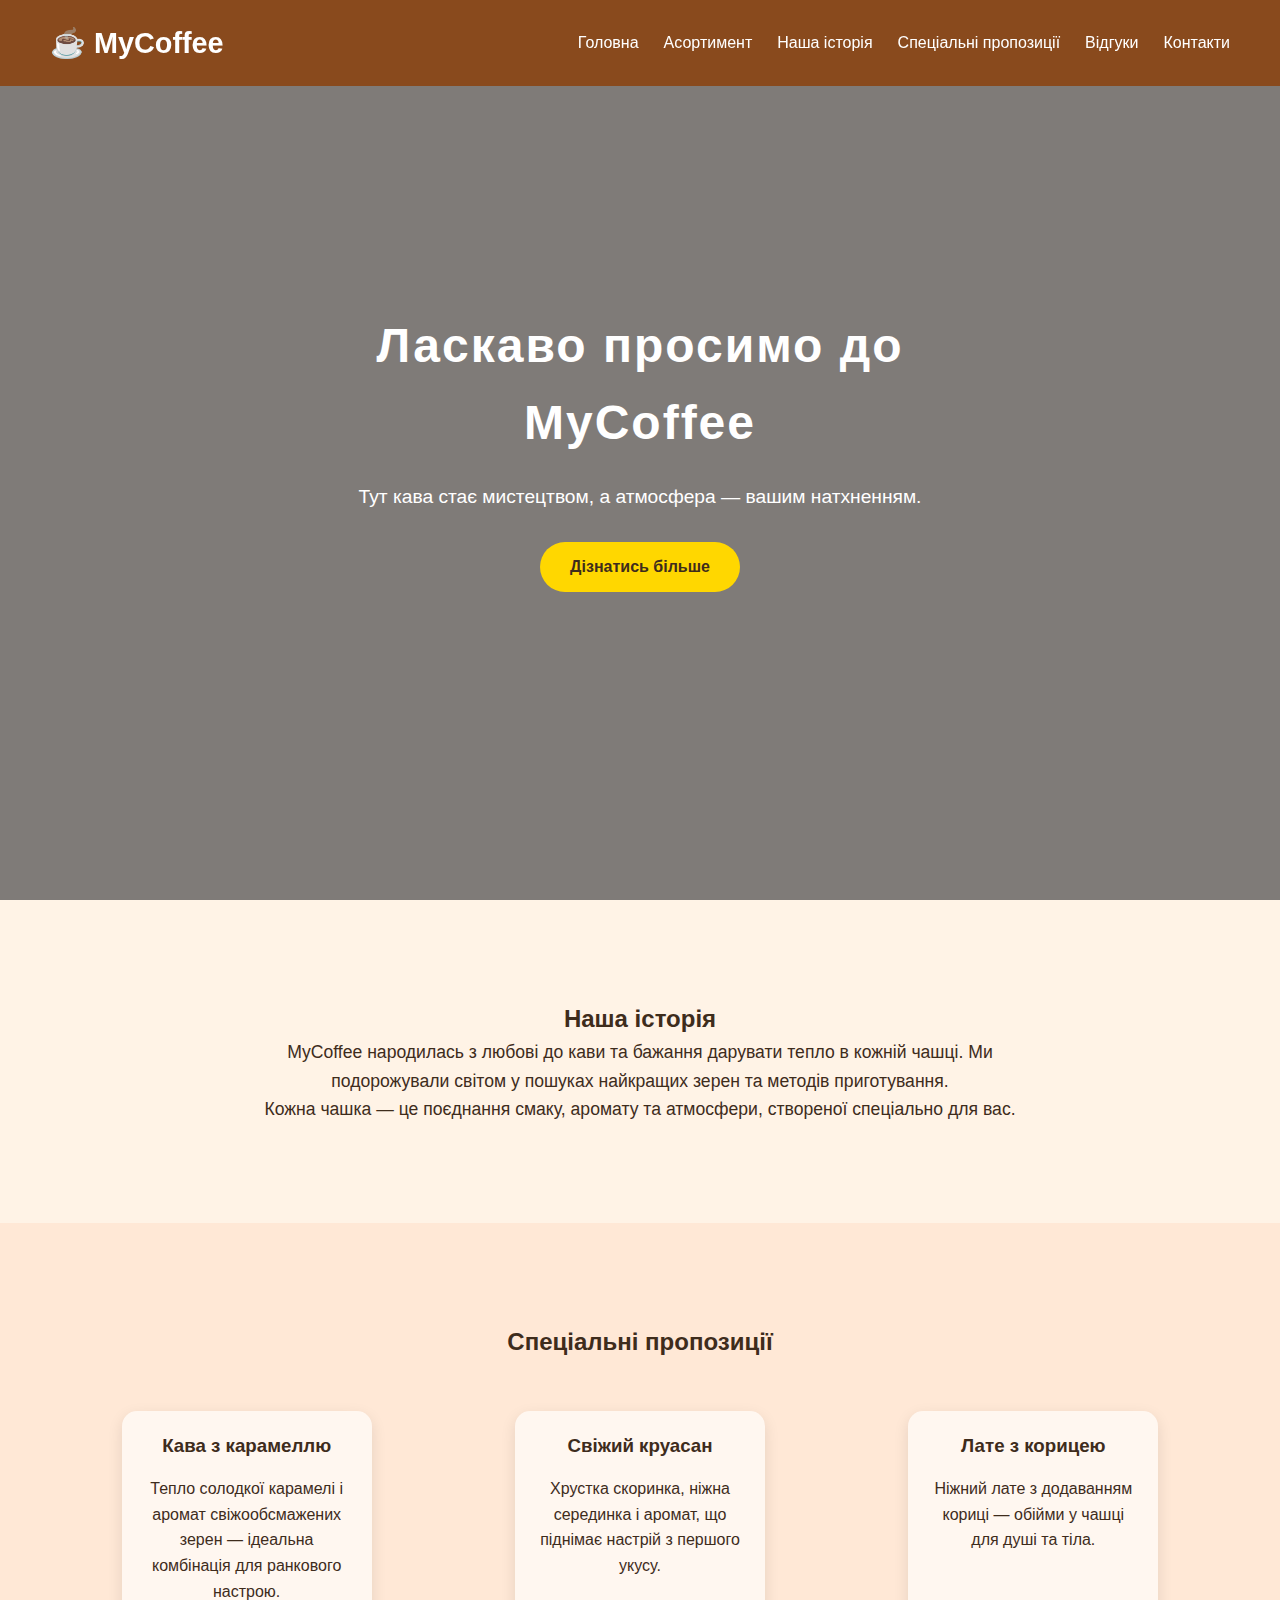
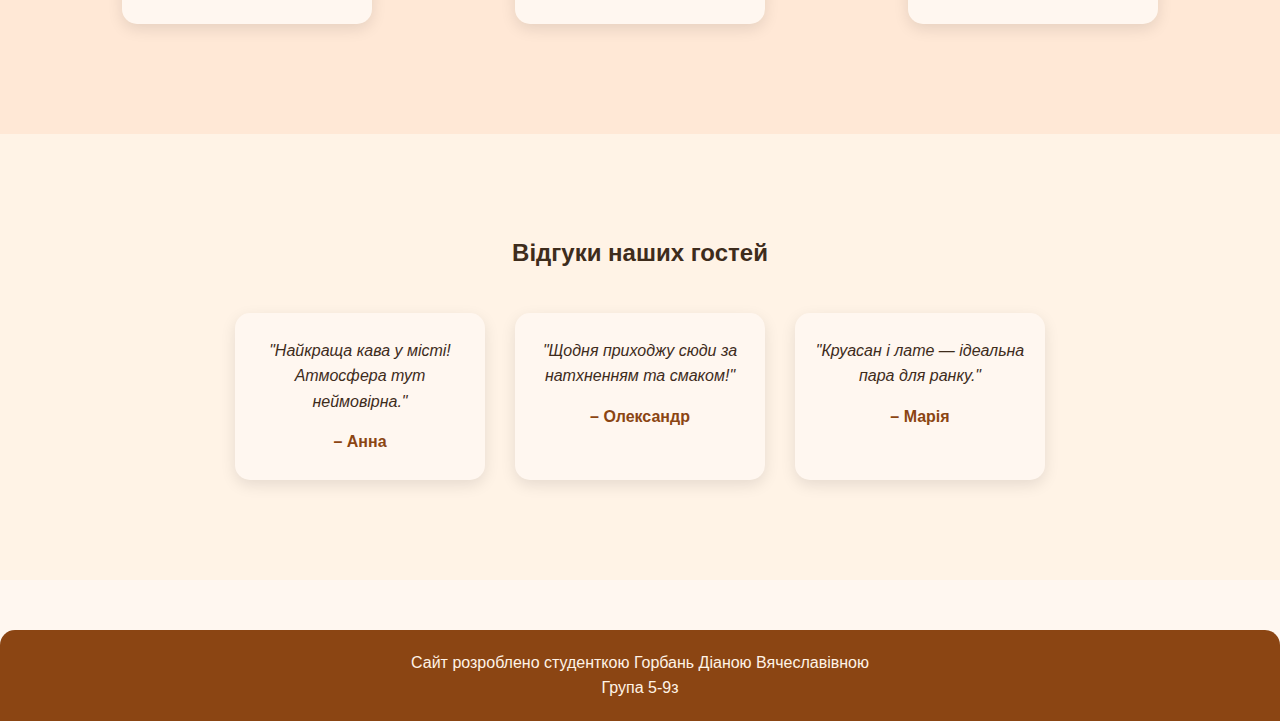
<file: index.html>
<!DOCTYPE html>
<html lang="uk">
<head>
<meta charset="UTF-8">
<meta name="viewport" content="width=device-width, initial-scale=1.0">
<title>MyCoffee – Головна</title>
<link rel="stylesheet" href="css/style.css">
</head>
<body>

<header>
    <div class="logo">☕ MyCoffee</div>

    <div class="burger" id="burger">
        <span></span>
        <span></span>
        <span></span>
    </div>

    <nav>
        <ul class="nav-menu">
            <li><a href="#home">Головна</a></li>
            <li><a href="asortiment.html" class="highlight">Асортимент</a></li>
            <li><a href="#story">Наша історія</a></li>
            <li><a href="#specials">Спеціальні пропозиції</a></li>
            <li><a href="#reviews">Відгуки</a></li>
            <li><a href="#contact">Контакти</a></li>
        </ul>
    </nav>
</header>

<!-- Hero Section -->
<section id="home" class="hero">
    <div class="hero-content">
        <h1>Ласкаво просимо до MyCoffee</h1>
        <p>Тут кава стає мистецтвом, а атмосфера — вашим натхненням.</p>
        <a href="#story" class="btn">Дізнатись більше</a>
    </div>
</section>

<!-- Story Section -->
<section id="story" class="story">
    <h2>Наша історія</h2>
    <div class="story-block">
        <p>MyCoffee народилась з любові до кави та бажання дарувати тепло в кожній чашці. Ми подорожували світом у пошуках найкращих зерен та методів приготування.</p>
        <p>Кожна чашка — це поєднання смаку, аромату та атмосфери, створеної спеціально для вас.</p>
    </div>
</section>

<!-- Specials Section -->
<section id="specials" class="specials">
    <h2>Спеціальні пропозиції</h2>
    <div class="specials-container">
        <div class="special-card">
            <h3>Кава з карамеллю</h3>
            <p>Тепло солодкої карамелі і аромат свіжообсмажених зерен — ідеальна комбінація для ранкового настрою.</p>
        </div>
        <div class="special-card">
            <h3>Свіжий круасан</h3>
            <p>Хрустка скоринка, ніжна серединка і аромат, що піднімає настрій з першого укусу.</p>
        </div>
        <div class="special-card">
            <h3>Лате з корицею</h3>
            <p>Ніжний лате з додаванням кориці — обійми у чашці для душі та тіла.</p>
        </div>
    </div>
</section>



<!-- Reviews Section -->
<section id="reviews" class="reviews">
    <h2>Відгуки наших гостей</h2>
    <div class="reviews-container">
        <div class="review-card">
            <p>"Найкраща кава у місті! Атмосфера тут неймовірна."</p>
            <span>– Анна</span>
        </div>
        <div class="review-card">
            <p>"Щодня приходжу сюди за натхненням та смаком!"</p>
            <span>– Олександр</span>
        </div>
        <div class="review-card">
            <p>"Круасан і лате — ідеальна пара для ранку."</p>
            <span>– Марія</span>
        </div>
    </div>
</section>

<!-- Footer -->
<footer class="site-footer">
    <h2>Сайт розроблено студенткою Горбань Діаною Вячеславівною<br>Група 5-9з</h2>
</footer>

<script src="js/script.js"></script>
</body>
</html>
</file>
<file: css/style.css>
/* Базові стилі */
* {
    margin: 0;
    padding: 0;
    box-sizing: border-box;
    font-family: 'Arial', sans-serif;
}

body {
    background-color: #fff7f0;
    color: #3e2c1c;
    line-height: 1.6;
}

/* Header */
header {
    display: flex;
    justify-content: space-between;
    align-items: center;
    padding: 20px 50px;
    position: fixed;
    width: 100%;
    top: 0;
    background: rgba(139, 69, 19, 0.9);
    color: white;
    z-index: 100;
    backdrop-filter: blur(5px);
}

header .logo {
    font-size: 1.8rem;
    font-weight: bold;
}

.nav-menu {
    list-style: none;
    display: flex;
}

.nav-menu li {
    margin-left: 25px;
}

.nav-menu a {
    text-decoration: none;
    color: white;
    font-weight: 500;
    transition: color 0.3s, transform 0.3s;
}

.nav-menu a:hover {
    color: #ffd700;
    transform: scale(1.1);
}

/* Hero Section */
.hero {
    height: 100vh;
    background: url('https://images.unsplash.com/photo-1509042239860-f550ce710b93?auto=format&fit=crop&w=1950&q=80') center/cover no-repeat;
    display: flex;
    justify-content: center;
    align-items: center;
    text-align: center;
    position: relative;
    color: white;
    overflow: hidden;
}

.hero::after {
    content: '';
    position: absolute;
    top:0; left:0; right:0; bottom:0;
    background: rgba(0,0,0,0.5);
}

.hero-content {
    position: relative;
    z-index: 1;
    max-width: 700px;
    animation: fadeInUp 2s ease-out;
}

.hero h1 {
    font-size: 3rem;
    margin-bottom: 20px;
    letter-spacing: 2px;
}

.hero p {
    font-size: 1.2rem;
    margin-bottom: 30px;
}

.btn {
    display: inline-block;
    padding: 12px 30px;
    background-color: #ffd700;
    color: #3e2c1c;
    font-weight: bold;
    border-radius: 30px;
    text-decoration: none;
    transition: transform 0.3s, box-shadow 0.3s;
}

.btn:hover {
    transform: scale(1.05);
    box-shadow: 0 5px 15px rgba(0,0,0,0.3);
}

/* Story Section */
.story {
    padding: 100px 50px;
    background: #fff3e6;
    text-align: center;
}

.story-block {
    max-width: 800px;
    margin: auto;
    font-size: 1.1rem;
}

/* Specials Section */
.specials {
    padding: 100px 50px;
    text-align: center;
    background: #ffe8d6;
}

.specials-container {
    display: flex;
    justify-content: space-around;
    flex-wrap: wrap;
    margin-top: 40px;
}

.special-card {
    background: #fff7f0;
    padding: 20px;
    margin: 10px;
    border-radius: 15px;
    box-shadow: 0 5px 15px rgba(0,0,0,0.1);
    max-width: 250px;
    transition: transform 0.3s, box-shadow 0.3s;
}

.special-card:hover {
    transform: translateY(-10px);
    box-shadow: 0 15px 25px rgba(0,0,0,0.2);
}

.special-card h3 {
    margin-bottom: 15px;
}

/* Reviews Section */
/* Reviews Section */
.reviews {
    padding: 100px 50px;
    background: #fff3e6;
    text-align: center;
}

.reviews-container {
    display: flex;
    justify-content: center;
    flex-wrap: wrap;
    gap: 30px;
    margin-top: 40px;
}

.review-card {
    background: #fff7f0;
    padding: 25px 20px;
    border-radius: 15px;
    max-width: 250px;
    box-shadow: 0 5px 15px rgba(0,0,0,0.1);
    transition: transform 0.3s, box-shadow 0.3s;
    display: flex;
    flex-direction: column;
    align-items: center;
}

.review-card p {
    font-style: italic;
    margin-bottom: 15px;
}

.review-card span {
    font-weight: bold;
    color: #8b4513;
}

.review-card:hover {
    transform: translateY(-10px);
    box-shadow: 0 15px 25px rgba(0,0,0,0.2);
}

/* Адаптивність для мобільних */
@media (max-width: 768px) {
    .reviews-container {
        flex-direction: column;
        align-items: center;
    }
}


/* Contact Section */
.contact {
    padding: 100px 50px;
    text-align: center;
}

/* Анімації */
@keyframes fadeInUp {
    0% { opacity: 0; transform: translateY(50px);}
    100% { opacity: 1; transform: translateY(0);}
}

/* Адаптивність */
@media (max-width: 768px) {
    header { padding: 15px 20px; }
    .hero h1 { font-size: 2.2rem; }
    .hero p { font-size: 1rem; }
    .nav-menu li { margin-left: 15px; }
    .specials-container { flex-direction: column; align-items: center; }
}


.site-footer {
    background-color: #8b4513; /* коричневий, як у навігації */
    color: #fff3e6;            /* світлий текст */
    text-align: center;
    padding: 20px;
    margin-top: 50px;
    border-top-left-radius: 15px;
    border-top-right-radius: 15px;
}

.site-footer h2 {
    font-size: 1rem;
    font-weight: normal;
}

/* Бургер-меню (прихований на десктопі) */
.burger {
    display: none;
    flex-direction: column;
    gap: 5px;
    cursor: pointer;
}

.burger span {
    width: 25px;
    height: 3px;
    background-color: white;
    border-radius: 2px;
}

/* Мобільна адаптивність */
@media (max-width: 768px) {
    .nav-menu {
        position: fixed;
        top: 70px;
        right: -100%;
        flex-direction: column;
        background: rgba(139,69,19,0.95);
        width: 200px;
        padding: 20px;
        gap: 15px;
        transition: right 0.3s ease;
        height: calc(100% - 70px);
    }

    .nav-menu.show {
        right: 0;
        height: 300px;
    }

    .burger {
        display: flex;
    }
}
</file>
